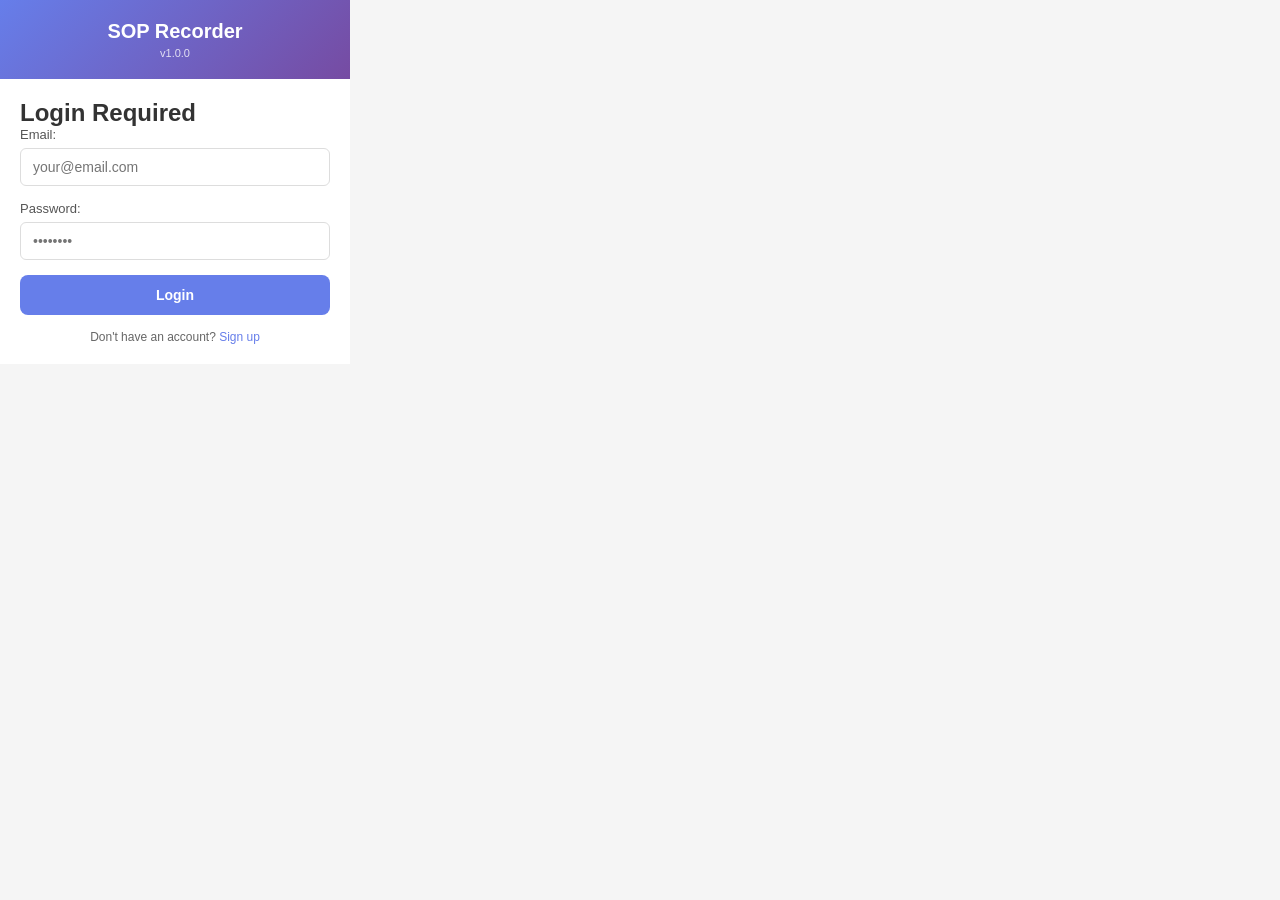
<file: chrome-extension/popup/popup.html>
<!DOCTYPE html>
<html lang="en">
<head>
  <meta charset="UTF-8">
  <meta name="viewport" content="width=device-width, initial-scale=1.0">
  <title>SOP Recorder</title>
  <link rel="stylesheet" href="popup.css">
</head>
<body>
  <div class="container">
    <!-- Header -->
    <div class="header">
      <h1>SOP Recorder</h1>
      <div class="version">v1.0.0</div>
    </div>

    <!-- Authentication Section -->
    <div id="auth-section" class="section" style="display: none;">
      <h2>Login Required</h2>
      <form id="login-form">
        <div class="form-group">
          <label for="email">Email:</label>
          <input type="email" id="email" required placeholder="your@email.com">
        </div>
        <div class="form-group">
          <label for="password">Password:</label>
          <input type="password" id="password" required placeholder="••••••••">
        </div>
        <button type="submit" class="btn btn-primary">Login</button>
      </form>
      <p class="help-text">
        Don't have an account?
        <a href="#" id="open-webapp">Sign up</a>
      </p>
      <div id="auth-error" class="error-message" style="display: none;"></div>
    </div>

    <!-- Recording Controls Section -->
    <div id="recording-section" class="section" style="display: none;">
      <!-- Not Recording State -->
      <div id="idle-state">
        <div class="status-indicator idle">
          <div class="status-dot"></div>
          <span>Ready to record</span>
        </div>

        <div class="recording-options">
          <h3>Recording Options</h3>
          <label class="checkbox-label">
            <input type="checkbox" id="capture-keystrokes">
            <span>Capture keystrokes</span>
          </label>
          <label class="checkbox-label">
            <input type="checkbox" id="privacy-mode" checked>
            <span>Privacy mode (blur sensitive data)</span>
          </label>
          <label class="checkbox-label">
            <input type="checkbox" id="current-tab-only" checked>
            <span>Current tab only</span>
          </label>
        </div>

        <button id="start-btn" class="btn btn-large btn-success">
          <span class="btn-icon">●</span>
          Start Recording
        </button>
      </div>

      <!-- Recording State -->
      <div id="recording-state" style="display: none;">
        <div class="status-indicator recording">
          <div class="status-dot pulse"></div>
          <span>Recording in progress</span>
        </div>

        <div class="recording-info">
          <div class="info-item">
            <span class="label">Steps captured:</span>
            <span id="step-count" class="value">0</span>
          </div>
          <div class="info-item">
            <span class="label">Duration:</span>
            <span id="duration" class="value">00:00</span>
          </div>
          <div class="info-item">
            <span class="label">Session ID:</span>
            <span id="session-id" class="value">-</span>
          </div>
        </div>

        <button id="stop-btn" class="btn btn-large btn-danger">
          <span class="btn-icon">■</span>
          Stop Recording
        </button>
      </div>

      <!-- Success State -->
      <div id="success-state" style="display: none;">
        <div class="success-message">
          <div class="success-icon">✓</div>
          <h3>SOP Created Successfully!</h3>
          <p>Your step-by-step guide has been generated.</p>
        </div>

        <button id="view-sop-btn" class="btn btn-primary btn-large">
          View & Edit SOP
        </button>

        <button id="new-recording-btn" class="btn btn-secondary">
          Create Another SOP
        </button>
      </div>

      <!-- User Info -->
      <div class="user-info">
        <div class="user-email" id="user-email">user@email.com</div>
        <button id="logout-btn" class="btn btn-text">Logout</button>
      </div>
    </div>

    <!-- Loading State -->
    <div id="loading-section" class="section" style="display: none;">
      <div class="loading-spinner"></div>
      <p id="loading-text">Loading...</p>
    </div>

    <!-- Error Message -->
    <div id="error-message" class="error-message" style="display: none;"></div>
  </div>

  <script src="popup.js"></script>
</body>
</html>
</file>
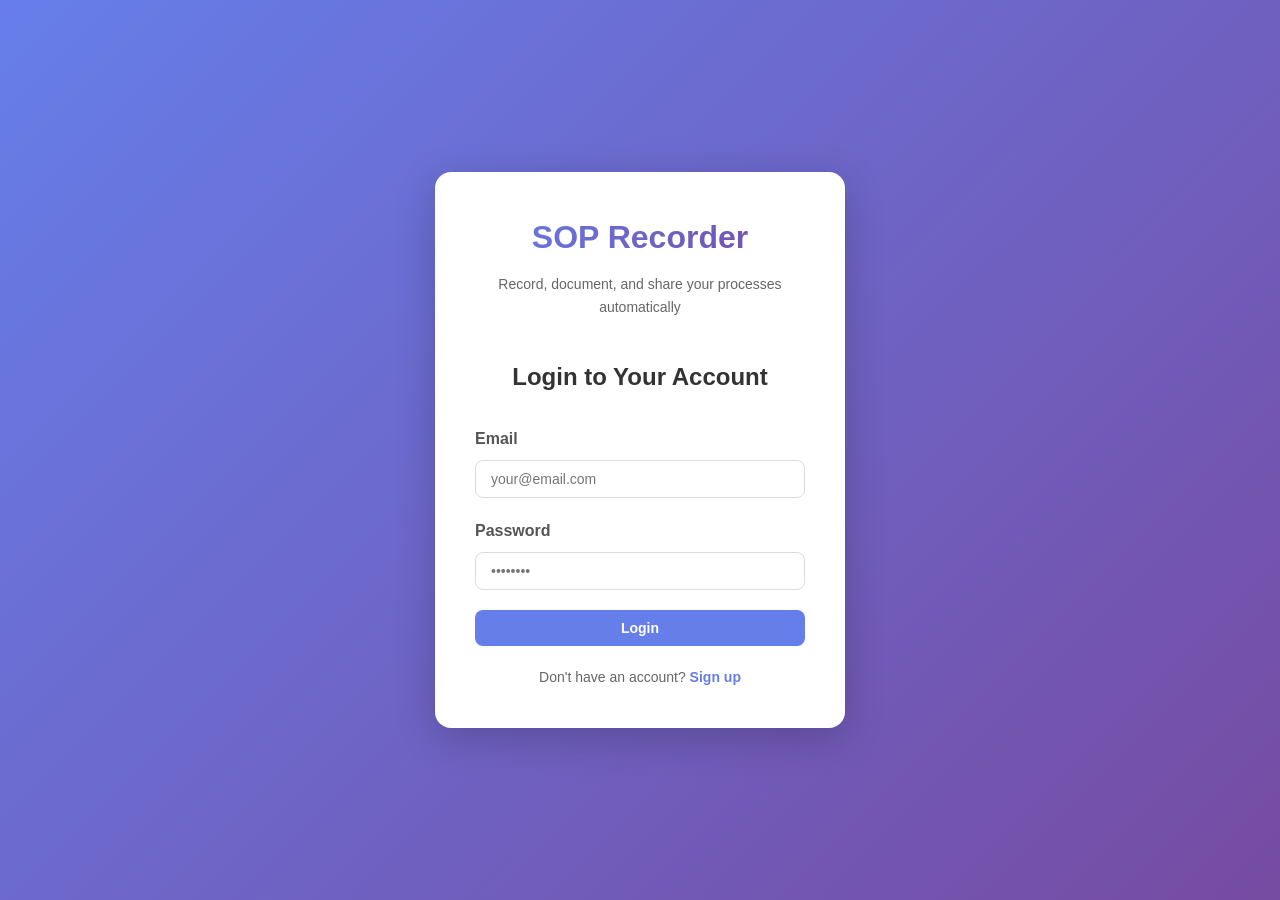
<file: web-app/pages/login.html>
<!DOCTYPE html>
<html lang="en">
<head>
    <meta charset="UTF-8">
    <meta name="viewport" content="width=device-width, initial-scale=1.0">
    <title>Login - SOP Recorder</title>
    <link rel="stylesheet" href="../css/styles.css">
</head>
<body class="auth-page">
    <div class="auth-container">
        <div class="auth-box">
            <div class="auth-header">
                <h1>SOP Recorder</h1>
                <p>Record, document, and share your processes automatically</p>
            </div>

            <!-- Login Form -->
            <div id="login-form-container">
                <h2>Login to Your Account</h2>
                <form id="login-form">
                    <div class="form-group">
                        <label for="login-email">Email</label>
                        <input type="email" id="login-email" class="form-control" required placeholder="your@email.com">
                    </div>

                    <div class="form-group">
                        <label for="login-password">Password</label>
                        <input type="password" id="login-password" class="form-control" required placeholder="••••••••">
                    </div>

                    <button type="submit" class="btn btn-primary btn-block">Login</button>
                </form>

                <p class="auth-switch">
                    Don't have an account?
                    <a href="#" id="show-register">Sign up</a>
                </p>
            </div>

            <!-- Register Form -->
            <div id="register-form-container" style="display: none;">
                <h2>Create Your Account</h2>
                <form id="register-form">
                    <div class="form-group">
                        <label for="register-name">Name (optional)</label>
                        <input type="text" id="register-name" class="form-control" placeholder="John Doe">
                    </div>

                    <div class="form-group">
                        <label for="register-email">Email</label>
                        <input type="email" id="register-email" class="form-control" required placeholder="your@email.com">
                    </div>

                    <div class="form-group">
                        <label for="register-password">Password</label>
                        <input type="password" id="register-password" class="form-control" required placeholder="••••••••" minlength="6">
                        <small>Minimum 6 characters</small>
                    </div>

                    <button type="submit" class="btn btn-primary btn-block">Create Account</button>
                </form>

                <p class="auth-switch">
                    Already have an account?
                    <a href="#" id="show-login">Login</a>
                </p>
            </div>

            <!-- Error Message -->
            <div id="auth-error" class="error-message" style="display: none;"></div>

            <!-- Success Message -->
            <div id="auth-success" class="success-message" style="display: none;"></div>
        </div>
    </div>

    <script src="../js/auth-page.js"></script>
</body>
</html>
</file>
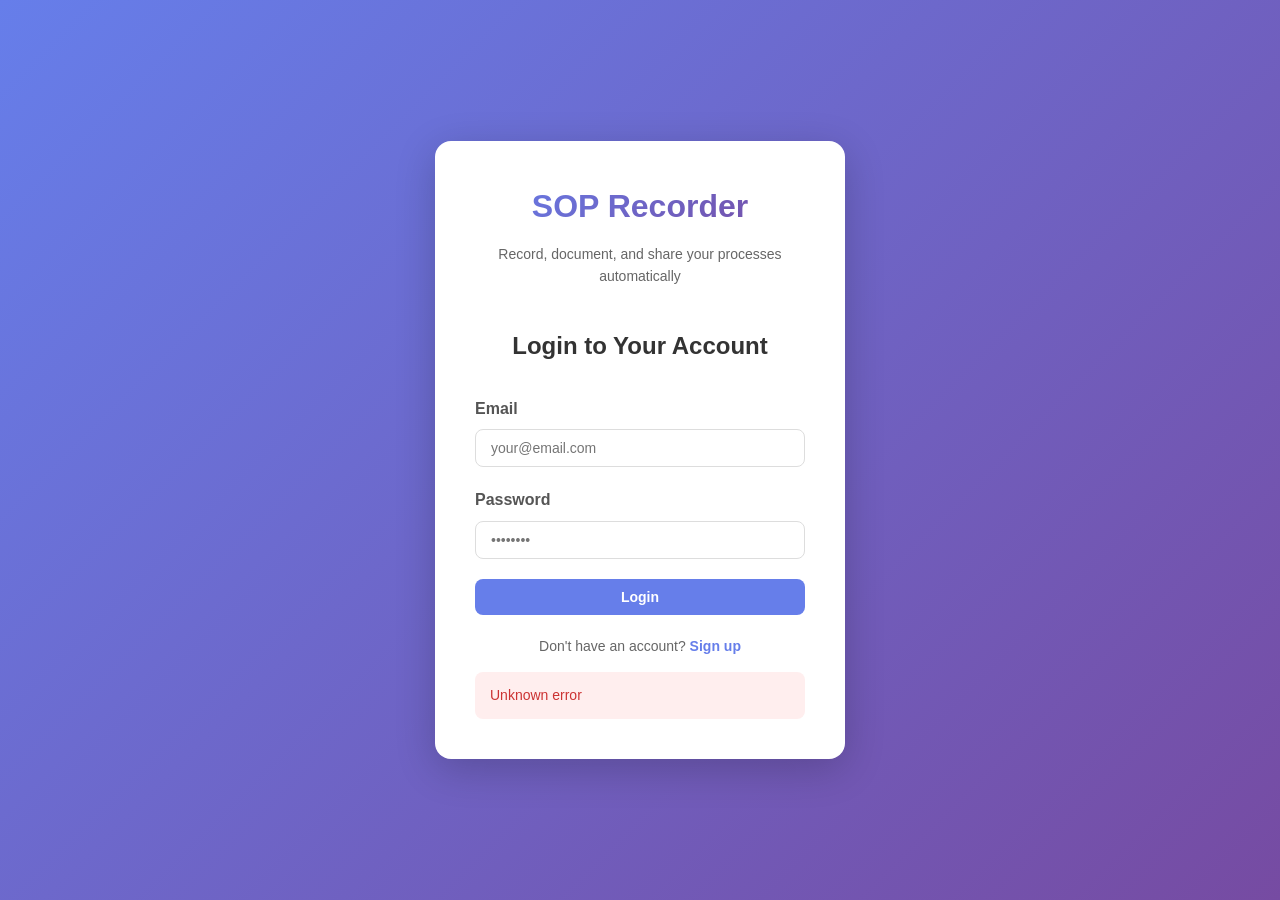
<file: web-app/pages/oauth-callback.html>
<!DOCTYPE html>
<html lang="en">
<head>
    <meta charset="UTF-8">
    <meta name="viewport" content="width=device-width, initial-scale=1.0">
    <title>OAuth Callback - SOP Recorder</title>
    <link rel="stylesheet" href="../css/styles.css">
</head>
<body class="auth-page">
    <div class="auth-container">
        <div class="auth-box">
            <div class="auth-header">
                <h1>SOP Recorder</h1>
                <p id="status-message">Completing sign in...</p>
            </div>

            <div class="loading-state">
                <div class="spinner"></div>
            </div>
        </div>
    </div>

    <script>
        // Handle OAuth callback
        const params = new URLSearchParams(window.location.search);

        if (params.get('success') === 'true') {
            const token = params.get('token');
            const userJson = params.get('user');

            if (token && userJson) {
                try {
                    const user = JSON.parse(userJson);

                    // Save auth data
                    localStorage.setItem('authToken', token);
                    localStorage.setItem('userData', JSON.stringify(user));

                    document.getElementById('status-message').textContent = 'Sign in successful! Redirecting...';

                    // Redirect to dashboard
                    setTimeout(() => {
                        window.location.href = '../index.html';
                    }, 1000);

                } catch (error) {
                    document.getElementById('status-message').textContent = 'Error processing sign in';
                    setTimeout(() => {
                        window.location.href = 'login.html';
                    }, 2000);
                }
            } else {
                window.location.href = 'login.html?error=Missing+authentication+data';
            }
        } else {
            const error = params.get('error') || 'Unknown error';
            window.location.href = 'login.html?error=' + encodeURIComponent(error);
        }
    </script>
</body>
</html>
</file>
<file: chrome-extension/popup/popup.css>
* {
  margin: 0;
  padding: 0;
  box-sizing: border-box;
}

body {
  width: 350px;
  font-family: -apple-system, BlinkMacSystemFont, 'Segoe UI', Roboto, Arial, sans-serif;
  background: #f5f5f5;
  color: #333;
}

.container {
  background: white;
}

/* Header */
.header {
  background: linear-gradient(135deg, #667eea 0%, #764ba2 100%);
  color: white;
  padding: 20px;
  text-align: center;
  position: relative;
}

.header h1 {
  font-size: 20px;
  font-weight: 600;
}

.version {
  font-size: 11px;
  opacity: 0.8;
  margin-top: 4px;
}

/* Sections */
.section {
  padding: 20px;
}

/* Status Indicator */
.status-indicator {
  display: flex;
  align-items: center;
  gap: 10px;
  padding: 12px;
  border-radius: 8px;
  margin-bottom: 20px;
  font-weight: 500;
}

.status-indicator.idle {
  background: #e3f2fd;
  color: #1976d2;
}

.status-indicator.recording {
  background: #ffebee;
  color: #c62828;
}

.status-dot {
  width: 10px;
  height: 10px;
  border-radius: 50%;
  background: currentColor;
}

.status-dot.pulse {
  animation: pulse 1.5s infinite;
}

@keyframes pulse {
  0%, 100% {
    opacity: 1;
    transform: scale(1);
  }
  50% {
    opacity: 0.5;
    transform: scale(1.2);
  }
}

/* Recording Options */
.recording-options {
  margin-bottom: 20px;
}

.recording-options h3 {
  font-size: 14px;
  margin-bottom: 12px;
  color: #666;
}

.checkbox-label {
  display: flex;
  align-items: center;
  gap: 8px;
  padding: 8px 0;
  cursor: pointer;
  user-select: none;
}

.checkbox-label input[type="checkbox"] {
  width: 18px;
  height: 18px;
  cursor: pointer;
}

.checkbox-label span {
  font-size: 14px;
  color: #333;
}

/* Recording Info */
.recording-info {
  background: #f5f5f5;
  border-radius: 8px;
  padding: 15px;
  margin-bottom: 20px;
}

.info-item {
  display: flex;
  justify-content: space-between;
  padding: 6px 0;
  font-size: 14px;
}

.info-item .label {
  color: #666;
}

.info-item .value {
  font-weight: 600;
  color: #333;
}

/* Buttons */
.btn {
  width: 100%;
  padding: 12px 20px;
  border: none;
  border-radius: 8px;
  font-size: 14px;
  font-weight: 600;
  cursor: pointer;
  transition: all 0.2s;
  display: flex;
  align-items: center;
  justify-content: center;
  gap: 8px;
}

.btn:hover {
  transform: translateY(-2px);
  box-shadow: 0 4px 12px rgba(0,0,0,0.15);
}

.btn:active {
  transform: translateY(0);
}

.btn-large {
  padding: 15px 20px;
  font-size: 16px;
}

.btn-primary {
  background: #667eea;
  color: white;
}

.btn-primary:hover {
  background: #5568d3;
}

.btn-success {
  background: #10b981;
  color: white;
}

.btn-success:hover {
  background: #059669;
}

.btn-danger {
  background: #ef4444;
  color: white;
}

.btn-danger:hover {
  background: #dc2626;
}

.btn-secondary {
  background: #f5f5f5;
  color: #333;
  margin-top: 10px;
}

.btn-secondary:hover {
  background: #e5e5e5;
}

.btn-text {
  background: transparent;
  color: #667eea;
  padding: 8px;
  font-size: 12px;
}

.btn-text:hover {
  background: #f5f5f5;
  transform: none;
  box-shadow: none;
}

.btn-icon {
  font-size: 18px;
}

/* Form */
.form-group {
  margin-bottom: 15px;
}

.form-group label {
  display: block;
  margin-bottom: 6px;
  font-size: 13px;
  font-weight: 500;
  color: #555;
}

.form-group input {
  width: 100%;
  padding: 10px 12px;
  border: 1px solid #ddd;
  border-radius: 6px;
  font-size: 14px;
  transition: border-color 0.2s;
}

.form-group input:focus {
  outline: none;
  border-color: #667eea;
}

/* Success Message */
.success-message {
  text-align: center;
  padding: 20px 0;
}

.success-icon {
  width: 60px;
  height: 60px;
  background: #10b981;
  color: white;
  border-radius: 50%;
  display: flex;
  align-items: center;
  justify-content: center;
  font-size: 36px;
  margin: 0 auto 15px;
}

.success-message h3 {
  font-size: 18px;
  margin-bottom: 8px;
  color: #333;
}

.success-message p {
  font-size: 14px;
  color: #666;
  margin-bottom: 20px;
}

/* Error Message */
.error-message {
  background: #fee;
  color: #c33;
  padding: 12px;
  border-radius: 6px;
  font-size: 13px;
  margin-top: 15px;
}

/* User Info */
.user-info {
  border-top: 1px solid #eee;
  padding-top: 15px;
  margin-top: 20px;
  text-align: center;
}

.user-email {
  font-size: 13px;
  color: #666;
  margin-bottom: 8px;
}

/* Loading */
.loading-spinner {
  width: 40px;
  height: 40px;
  border: 4px solid #f3f3f3;
  border-top: 4px solid #667eea;
  border-radius: 50%;
  animation: spin 1s linear infinite;
  margin: 20px auto;
}

@keyframes spin {
  0% { transform: rotate(0deg); }
  100% { transform: rotate(360deg); }
}

#loading-text {
  text-align: center;
  color: #666;
  font-size: 14px;
}

/* Help Text */
.help-text {
  text-align: center;
  font-size: 12px;
  color: #666;
  margin-top: 15px;
}

.help-text a {
  color: #667eea;
  text-decoration: none;
}

.help-text a:hover {
  text-decoration: underline;
}
</file>
<file: web-app/css/styles.css>
/* Global Styles */
* {
    margin: 0;
    padding: 0;
    box-sizing: border-box;
}

body {
    font-family: -apple-system, BlinkMacSystemFont, 'Segoe UI', Roboto, Arial, sans-serif;
    background: #f5f7fa;
    color: #333;
    line-height: 1.6;
}

.container {
    max-width: 1200px;
    margin: 0 auto;
    padding: 0 20px;
}

/* Navigation */
.navbar {
    background: white;
    box-shadow: 0 2px 4px rgba(0,0,0,0.1);
    padding: 15px 0;
    position: sticky;
    top: 0;
    z-index: 100;
}

.navbar .container {
    display: flex;
    justify-content: space-between;
    align-items: center;
}

.nav-brand h1 {
    background: linear-gradient(135deg, #667eea 0%, #764ba2 100%);
    -webkit-background-clip: text;
    -webkit-text-fill-color: transparent;
    font-size: 24px;
    font-weight: 700;
}

.nav-menu {
    display: flex;
    gap: 20px;
    align-items: center;
}

.nav-link {
    color: #555;
    text-decoration: none;
    font-weight: 500;
    transition: color 0.2s;
}

.nav-link:hover {
    color: #667eea;
}

.nav-link.active {
    color: #667eea;
}

.nav-user {
    font-size: 14px;
    color: #666;
}

/* Main Content */
.main-content {
    padding: 40px 20px;
}

.page-header {
    margin-bottom: 40px;
}

.page-header h2 {
    font-size: 32px;
    margin-bottom: 20px;
}

.header-actions {
    display: flex;
    gap: 15px;
    align-items: center;
}

.search-input {
    flex: 1;
    max-width: 400px;
    padding: 10px 15px;
    border: 1px solid #ddd;
    border-radius: 8px;
    font-size: 14px;
}

.filter-select {
    padding: 10px 15px;
    border: 1px solid #ddd;
    border-radius: 8px;
    font-size: 14px;
    background: white;
}

/* SOPs Grid */
.sops-grid {
    display: grid;
    grid-template-columns: repeat(auto-fill, minmax(300px, 1fr));
    gap: 25px;
    margin-bottom: 40px;
}

.sop-card {
    background: white;
    border-radius: 12px;
    padding: 25px;
    box-shadow: 0 2px 8px rgba(0,0,0,0.1);
    transition: transform 0.2s, box-shadow 0.2s;
    cursor: pointer;
}

.sop-card:hover {
    transform: translateY(-4px);
    box-shadow: 0 4px 16px rgba(0,0,0,0.15);
}

.sop-card-header {
    margin-bottom: 15px;
}

.sop-card-title {
    font-size: 18px;
    font-weight: 600;
    margin-bottom: 8px;
    color: #333;
}

.sop-card-description {
    font-size: 14px;
    color: #666;
    display: -webkit-box;
    -webkit-line-clamp: 2;
    -webkit-box-orient: vertical;
    overflow: hidden;
}

.sop-card-meta {
    display: flex;
    gap: 15px;
    font-size: 13px;
    color: #999;
    margin-bottom: 15px;
}

.sop-card-actions {
    display: flex;
    gap: 10px;
}

/* Buttons */
.btn {
    padding: 10px 20px;
    border: none;
    border-radius: 8px;
    font-size: 14px;
    font-weight: 600;
    cursor: pointer;
    transition: all 0.2s;
    text-decoration: none;
    display: inline-block;
    text-align: center;
}

.btn:hover {
    transform: translateY(-2px);
}

.btn-primary {
    background: #667eea;
    color: white;
}

.btn-primary:hover {
    background: #5568d3;
}

.btn-secondary {
    background: #f5f5f5;
    color: #333;
}

.btn-secondary:hover {
    background: #e5e5e5;
}

.btn-danger {
    background: #ef4444;
    color: white;
}

.btn-danger:hover {
    background: #dc2626;
}

.btn-sm {
    padding: 6px 12px;
    font-size: 13px;
}

.btn-block {
    width: 100%;
}

/* Badge */
.badge {
    padding: 4px 12px;
    border-radius: 12px;
    font-size: 12px;
    font-weight: 600;
}

.badge-draft {
    background: #fef3c7;
    color: #92400e;
}

.badge-published {
    background: #d1fae5;
    color: #065f46;
}

.badge-archived {
    background: #e5e7eb;
    color: #1f2937;
}

/* Loading State */
.loading-state {
    text-align: center;
    padding: 60px 20px;
}

.spinner {
    width: 50px;
    height: 50px;
    border: 4px solid #f3f3f3;
    border-top: 4px solid #667eea;
    border-radius: 50%;
    animation: spin 1s linear infinite;
    margin: 0 auto 20px;
}

@keyframes spin {
    0% { transform: rotate(0deg); }
    100% { transform: rotate(360deg); }
}

/* Empty State */
.empty-state {
    text-align: center;
    padding: 80px 20px;
}

.empty-icon {
    font-size: 80px;
    margin-bottom: 20px;
}

.empty-state h3 {
    font-size: 24px;
    margin-bottom: 10px;
}

.empty-state p {
    color: #666;
    margin-bottom: 30px;
}

/* Pagination */
.pagination {
    display: flex;
    justify-content: center;
    align-items: center;
    gap: 20px;
    margin-top: 40px;
}

#page-info {
    color: #666;
    font-size: 14px;
}

/* SOP View Page */
.sop-header {
    background: white;
    padding: 40px;
    border-radius: 12px;
    margin-bottom: 40px;
    box-shadow: 0 2px 8px rgba(0,0,0,0.1);
}

.sop-header h1 {
    font-size: 36px;
    margin-bottom: 15px;
}

.sop-description {
    font-size: 18px;
    color: #666;
    margin-bottom: 25px;
}

.sop-meta {
    display: flex;
    gap: 30px;
    flex-wrap: wrap;
    font-size: 14px;
}

.meta-item {
    color: #666;
}

/* Steps Container */
.steps-container {
    display: flex;
    flex-direction: column;
    gap: 30px;
}

.step-card {
    background: white;
    border-radius: 12px;
    padding: 30px;
    box-shadow: 0 2px 8px rgba(0,0,0,0.1);
}

.step-header {
    display: flex;
    align-items: center;
    gap: 15px;
    margin-bottom: 20px;
}

.step-number {
    background: #667eea;
    color: white;
    width: 40px;
    height: 40px;
    border-radius: 50%;
    display: flex;
    align-items: center;
    justify-content: center;
    font-weight: 700;
    font-size: 18px;
}

.step-title {
    font-size: 20px;
    font-weight: 600;
}

.step-description {
    font-size: 16px;
    color: #555;
    margin-bottom: 20px;
    line-height: 1.8;
}

.step-screenshot {
    max-width: 100%;
    border-radius: 8px;
    box-shadow: 0 4px 12px rgba(0,0,0,0.1);
    cursor: pointer;
    transition: transform 0.2s;
}

.step-screenshot:hover {
    transform: scale(1.02);
}

.step-tips {
    background: #fff3cd;
    border-left: 4px solid #ffc107;
    padding: 15px 20px;
    margin-top: 20px;
    border-radius: 4px;
}

.step-tips strong {
    color: #856404;
}

.step-details {
    margin-top: 20px;
    padding: 15px;
    background: #f8f9fa;
    border-radius: 8px;
    font-size: 13px;
    color: #666;
}

/* Modal */
.modal {
    display: none;
    position: fixed;
    z-index: 1000;
    left: 0;
    top: 0;
    width: 100%;
    height: 100%;
    background: rgba(0,0,0,0.5);
}

.modal.active {
    display: flex;
    align-items: center;
    justify-content: center;
}

.modal-content {
    background: white;
    border-radius: 12px;
    width: 90%;
    max-width: 500px;
    max-height: 90vh;
    overflow-y: auto;
}

.modal-header {
    padding: 20px 25px;
    border-bottom: 1px solid #eee;
    display: flex;
    justify-content: space-between;
    align-items: center;
}

.modal-header h3 {
    font-size: 20px;
}

.modal-close {
    background: none;
    border: none;
    font-size: 28px;
    cursor: pointer;
    color: #999;
}

.modal-close:hover {
    color: #333;
}

.modal-body {
    padding: 25px;
}

.modal-footer {
    padding: 20px 25px;
    border-top: 1px solid #eee;
    display: flex;
    gap: 10px;
    justify-content: flex-end;
}

/* Form Controls */
.form-group {
    margin-bottom: 20px;
}

.form-group label {
    display: block;
    margin-bottom: 8px;
    font-weight: 600;
    color: #555;
}

.form-control {
    width: 100%;
    padding: 10px 15px;
    border: 1px solid #ddd;
    border-radius: 8px;
    font-size: 14px;
    transition: border-color 0.2s;
}

.form-control:focus {
    outline: none;
    border-color: #667eea;
}

.share-url-box {
    display: flex;
    gap: 10px;
}

.share-url-box input {
    flex: 1;
}

/* Export Options */
.export-options {
    display: grid;
    grid-template-columns: repeat(3, 1fr);
    gap: 15px;
    margin: 20px 0;
}

.export-option {
    padding: 20px;
    border: 2px solid #e5e7eb;
    border-radius: 8px;
    background: white;
    cursor: pointer;
    transition: all 0.2s;
    text-align: center;
}

.export-option:hover {
    border-color: #667eea;
    background: #f9fafb;
}

.export-icon {
    font-size: 36px;
    margin-bottom: 10px;
}

/* Auth Page */
.auth-page {
    background: linear-gradient(135deg, #667eea 0%, #764ba2 100%);
    min-height: 100vh;
    display: flex;
    align-items: center;
    justify-content: center;
}

.auth-container {
    width: 100%;
    max-width: 450px;
    padding: 20px;
}

.auth-box {
    background: white;
    border-radius: 16px;
    padding: 40px;
    box-shadow: 0 10px 40px rgba(0,0,0,0.2);
}

.auth-header {
    text-align: center;
    margin-bottom: 40px;
}

.auth-header h1 {
    background: linear-gradient(135deg, #667eea 0%, #764ba2 100%);
    -webkit-background-clip: text;
    -webkit-text-fill-color: transparent;
    font-size: 32px;
    margin-bottom: 10px;
}

.auth-header p {
    color: #666;
    font-size: 14px;
}

.auth-box h2 {
    font-size: 24px;
    margin-bottom: 30px;
    text-align: center;
}

.auth-switch {
    text-align: center;
    margin-top: 20px;
    font-size: 14px;
    color: #666;
}

.auth-switch a {
    color: #667eea;
    text-decoration: none;
    font-weight: 600;
}

.auth-switch a:hover {
    text-decoration: underline;
}

/* Messages */
.error-message {
    background: #fee;
    color: #c33;
    padding: 12px 15px;
    border-radius: 8px;
    margin-top: 15px;
    font-size: 14px;
}

.success-message {
    background: #d1fae5;
    color: #065f46;
    padding: 12px 15px;
    border-radius: 8px;
    margin-top: 15px;
    font-size: 14px;
}

/* Error State */
.error-state {
    text-align: center;
    padding: 80px 20px;
}

.error-icon {
    font-size: 80px;
    margin-bottom: 20px;
}

.error-state h3 {
    font-size: 24px;
    margin-bottom: 10px;
}

.error-state p {
    color: #666;
    margin-bottom: 30px;
}

/* Responsive */
@media (max-width: 768px) {
    .navbar .container {
        flex-direction: column;
        gap: 15px;
    }

    .sops-grid {
        grid-template-columns: 1fr;
    }

    .header-actions {
        flex-direction: column;
        width: 100%;
    }

    .search-input {
        max-width: 100%;
    }

    .export-options {
        grid-template-columns: 1fr;
    }
}
</file>
